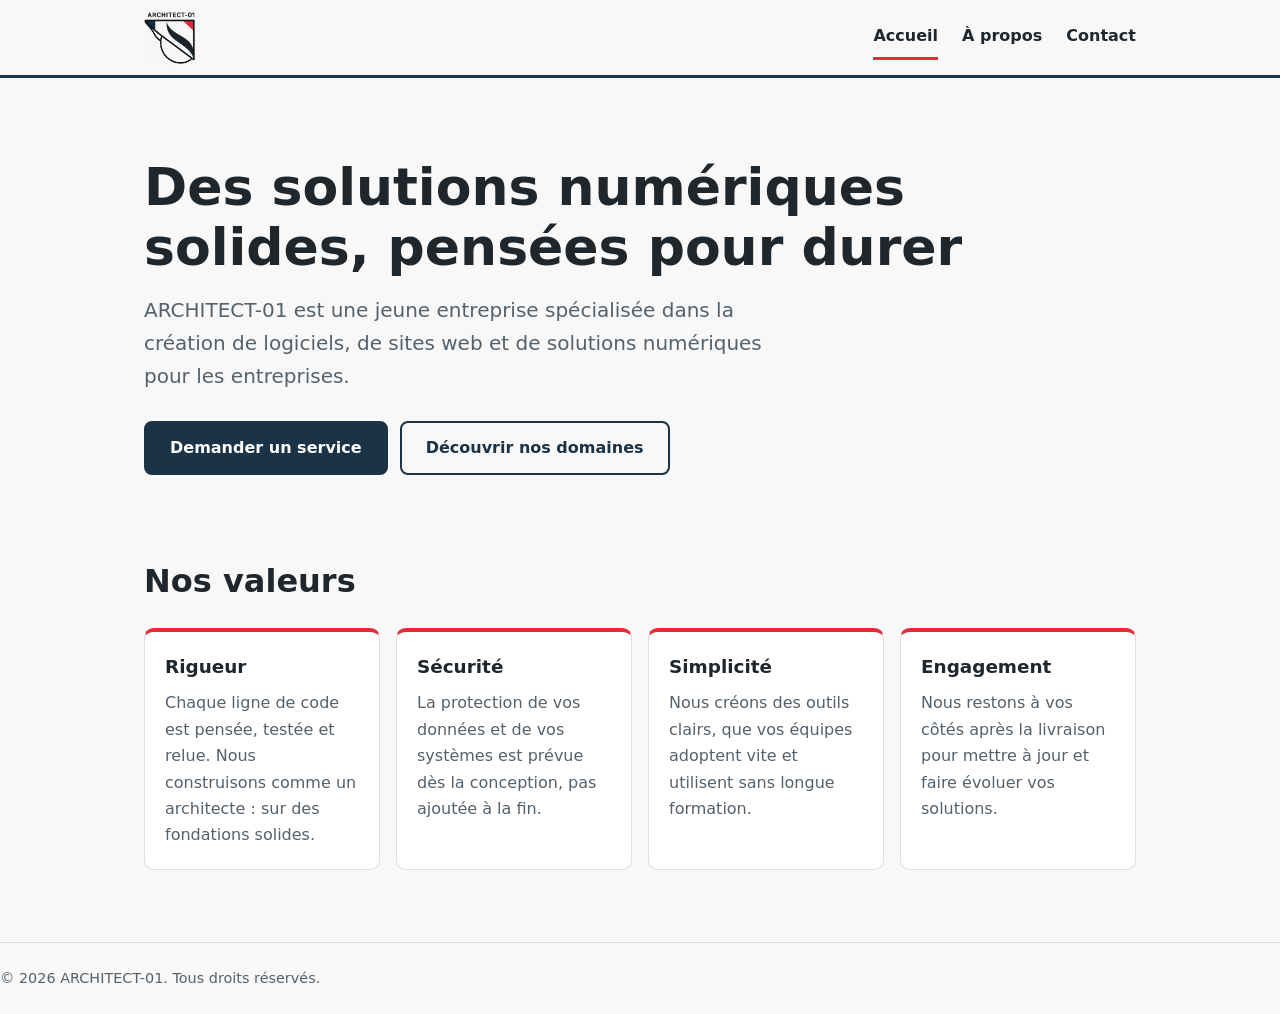
<file: index.html>
<!DOCTYPE html>
<html lang="fr">
<head>
  <meta charset="UTF-8">
  <meta name="viewport" content="width=device-width, initial-scale=1.0, viewport-fit=cover">
  <meta name="description" content="ARCHITECT-01 crée des logiciels, des sites web et des solutions numériques pour les entreprises.">
  <meta name="theme-color" content="#1b3347">
  <title>ARCHITECT-01 – Solutions numériques pour les entreprises</title>
  <link rel="icon" href="logo.png">
  <link rel="stylesheet" href="style.css">
</head>

<body>

  <header class="entete">
    <nav class="menu centre" aria-label="Navigation principale">
      <a href="index.html" class="logo"><img src="logo.png" alt="ARCHITECT-01, accueil"></a>
      <div class="liens">
        <a href="index.html" aria-current="page">Accueil</a>
        <a href="a-propos.html">À propos</a>
        <a href="contact.html">Contact</a>
      </div>
    </nav>
  </header>

  <main>
    <section class="accueil centre">
      <h1>Des solutions numériques solides, pensées pour durer</h1>
      <p class="intro">
        ARCHITECT-01 est une jeune entreprise spécialisée dans la création de
        logiciels, de sites web et de solutions numériques pour les entreprises.
      </p>
      <div class="boutons">
        <a href="contact.html" class="bouton bouton-principal">Demander un service</a>
        <a href="domaines.html" class="bouton bouton-secondaire">Découvrir nos domaines</a>
      </div>
    </section>

    <section class="section centre">
      <h2>Nos valeurs</h2>
      <div class="grille grille-4">
        <article class="carte">
          <h3>Rigueur</h3>
          <p>Chaque ligne de code est pensée, testée et relue. Nous construisons comme un architecte : sur des fondations solides.</p>
        </article>
        <article class="carte">
          <h3>Sécurité</h3>
          <p>La protection de vos données et de vos systèmes est prévue dès la conception, pas ajoutée à la fin.</p>
        </article>
        <article class="carte">
          <h3>Simplicité</h3>
          <p>Nous créons des outils clairs, que vos équipes adoptent vite et utilisent sans longue formation.</p>
        </article>
        <article class="carte">
          <h3>Engagement</h3>
          <p>Nous restons à vos côtés après la livraison pour mettre à jour et faire évoluer vos solutions.</p>
        </article>
      </div>
    </section>
  </main>

  <footer class="pied">
    <p class="centre">© 2026 ARCHITECT-01. Tous droits réservés.</p>
  </footer>

</body>
</html>
</file>
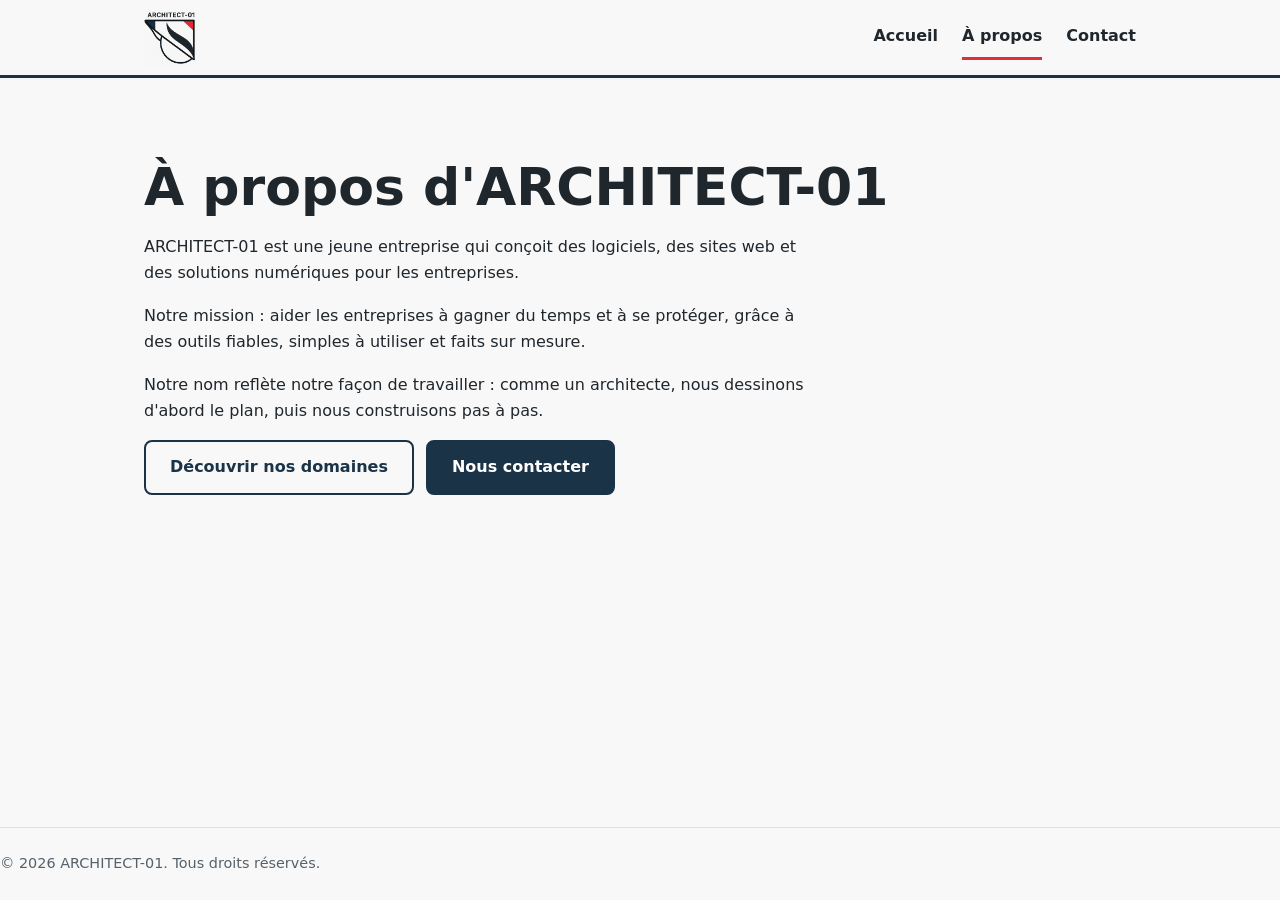
<file: a-propos.html>
<!DOCTYPE html>
<html lang="fr">
<head>
  <meta charset="UTF-8">
  <meta name="viewport" content="width=device-width, initial-scale=1.0, viewport-fit=cover">
  <meta name="description" content="Découvrez ARCHITECT-01, son histoire et sa mission.">
  <meta name="theme-color" content="#1b3347">
  <title>À propos – ARCHITECT-01</title>
  <link rel="icon" href="logo.png">
  <link rel="stylesheet" href="style.css">
</head>

<body>

  <header class="entete">
    <nav class="menu centre" aria-label="Navigation principale">
      <a href="index.html" class="logo"><img src="logo.png" alt="ARCHITECT-01, accueil"></a>
      <div class="liens">
        <a href="index.html">Accueil</a>
        <a href="a-propos.html" aria-current="page">À propos</a>
        <a href="contact.html">Contact</a>
      </div>
    </nav>
  </header>

  <main>
    <section class="accueil centre">
      <h1>À propos d'ARCHITECT-01</h1>
      <div class="texte">
        <p>
          ARCHITECT-01 est une jeune entreprise qui conçoit des logiciels, des sites web
          et des solutions numériques pour les entreprises.
        </p>
        <p>
          Notre mission : aider les entreprises à gagner du temps et à se protéger,
          grâce à des outils fiables, simples à utiliser et faits sur mesure.
        </p>
        <p>
          Notre nom reflète notre façon de travailler : comme un architecte, nous
          dessinons d'abord le plan, puis nous construisons pas à pas.
        </p>
      </div>
      <div class="boutons">
        <a href="domaines.html" class="bouton bouton-secondaire">Découvrir nos domaines</a>
        <a href="contact.html" class="bouton bouton-principal">Nous contacter</a>
      </div>
    </section>
  </main>

  <footer class="pied">
    <p class="centre">© 2026 ARCHITECT-01. Tous droits réservés.</p>
  </footer>

</body>
</html>
</file>
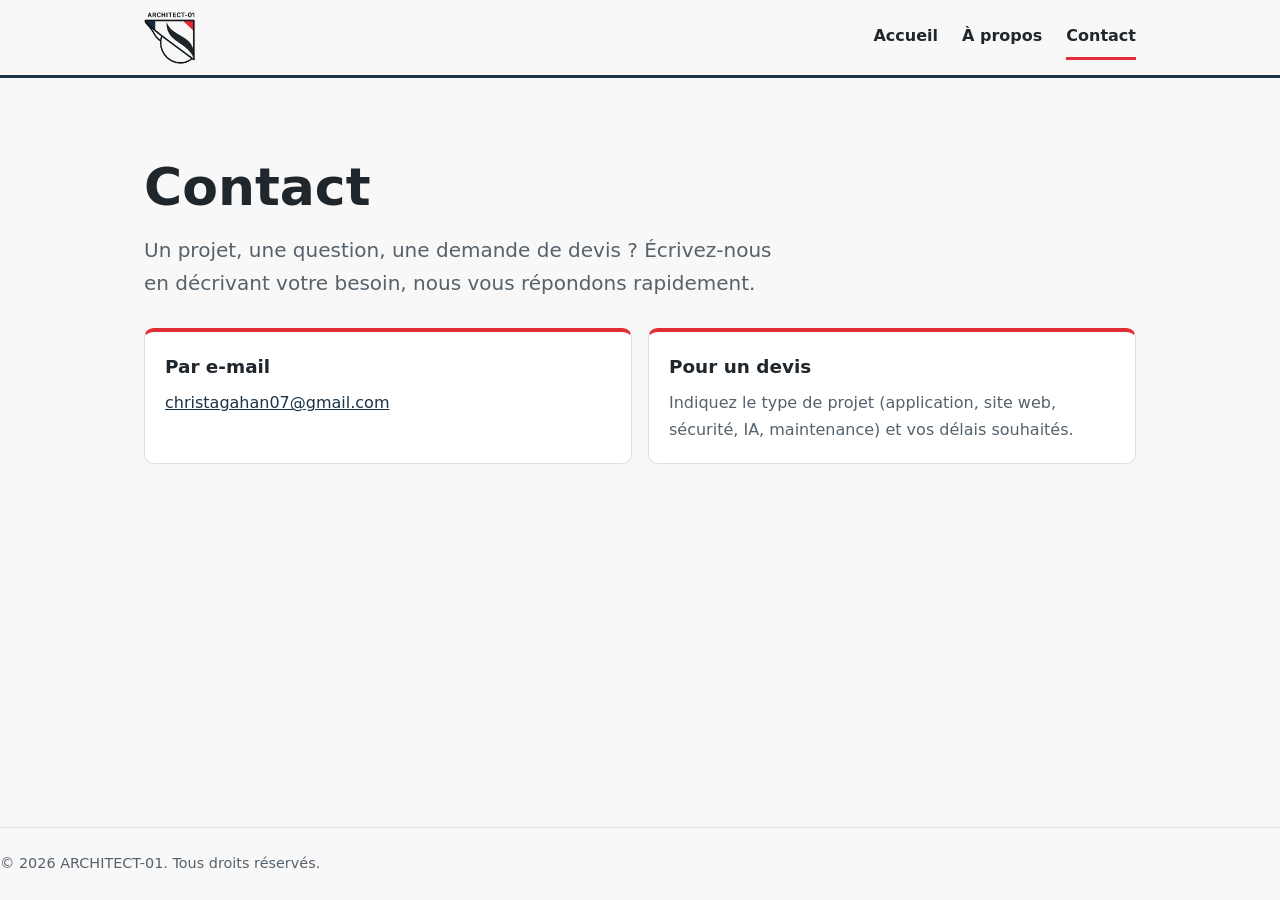
<file: contact.html>
<!DOCTYPE html>
<html lang="fr">
<head>
  <meta charset="UTF-8">
  <meta name="viewport" content="width=device-width, initial-scale=1.0, viewport-fit=cover">
  <meta name="description" content="Contactez ARCHITECT-01 pour demander un service ou un devis.">
  <meta name="theme-color" content="#1b3347">
  <title>Contact – ARCHITECT-01</title>
  <link rel="icon" href="logo.png">
  <link rel="stylesheet" href="style.css">
</head>

<body>

  <header class="entete">
    <nav class="menu centre" aria-label="Navigation principale">
      <a href="index.html" class="logo"><img src="logo.png" alt="ARCHITECT-01, accueil"></a>
      <div class="liens">
        <a href="index.html">Accueil</a>
        <a href="a-propos.html">À propos</a>
        <a href="contact.html" aria-current="page">Contact</a>
      </div>
    </nav>
  </header>

  <main>
    <section class="accueil centre">
      <h1>Contact</h1>
      <p class="intro">
        Un projet, une question, une demande de devis ? Écrivez-nous en
        décrivant votre besoin, nous vous répondons rapidement.
      </p>

      <div class="grille">
        <article class="carte">
          <h3>Par e-mail</h3>
          <!-- À REMPLACER par ta vraie adresse e-mail (2 endroits sur cette ligne) -->
          <p><a href="mailto:christagahan07@gmail.com">christagahan07@gmail.com</a></p>
        </article>
        <article class="carte">
          <h3>Pour un devis</h3>
          <p>Indiquez le type de projet (application, site web, sécurité, IA, maintenance) et vos délais souhaités.</p>
        </article>
      </div>
    </section>
  </main>

  <footer class="pied">
    <p class="centre">© 2026 ARCHITECT-01. Tous droits réservés.</p>
  </footer>

</body>
</html>
</file>
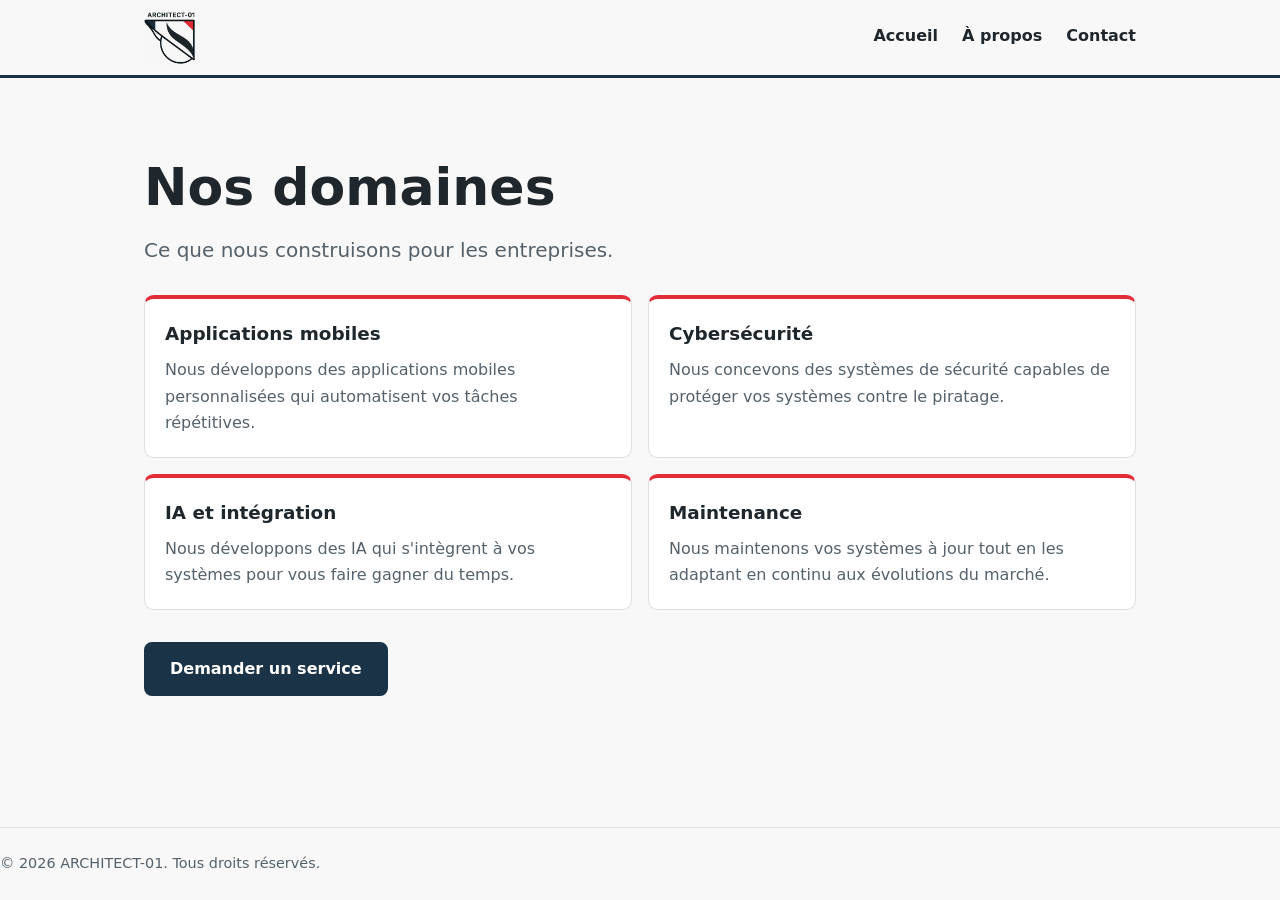
<file: domaines.html>
<!DOCTYPE html>
<html lang="fr">
<head>
  <meta charset="UTF-8">
  <meta name="viewport" content="width=device-width, initial-scale=1.0, viewport-fit=cover">
  <meta name="description" content="Applications mobiles, cybersécurité, IA et maintenance : les domaines d'ARCHITECT-01.">
  <meta name="theme-color" content="#1b3347">
  <title>Nos domaines – ARCHITECT-01</title>
  <link rel="icon" href="logo.png">
  <link rel="stylesheet" href="style.css">
</head>

<body>

  <header class="entete">
    <nav class="menu centre" aria-label="Navigation principale">
      <a href="index.html" class="logo"><img src="logo.png" alt="ARCHITECT-01, accueil"></a>
      <div class="liens">
        <a href="index.html">Accueil</a>
        <a href="a-propos.html">À propos</a>
        <a href="contact.html">Contact</a>
      </div>
    </nav>
  </header>

  <main>
    <section class="accueil centre">
      <h1>Nos domaines</h1>
      <p class="intro">Ce que nous construisons pour les entreprises.</p>

      <div class="grille">
        <article class="carte">
          <h3>Applications mobiles</h3>
          <p>Nous développons des applications mobiles personnalisées qui automatisent vos tâches répétitives.</p>
        </article>
        <article class="carte">
          <h3>Cybersécurité</h3>
          <p>Nous concevons des systèmes de sécurité capables de protéger vos systèmes contre le piratage.</p>
        </article>
        <article class="carte">
          <h3>IA et intégration</h3>
          <p>Nous développons des IA qui s'intègrent à vos systèmes pour vous faire gagner du temps.</p>
        </article>
        <article class="carte">
          <h3>Maintenance</h3>
          <p>Nous maintenons vos systèmes à jour tout en les adaptant en continu aux évolutions du marché.</p>
        </article>
      </div>

      <div class="boutons" style="margin-top:2rem">
        <a href="contact.html" class="bouton bouton-principal">Demander un service</a>
      </div>
    </section>
  </main>

  <footer class="pied">
    <p class="centre">© 2026 ARCHITECT-01. Tous droits réservés.</p>
  </footer>

</body>
</html>
</file>
<file: style.css>
:root {
  --bleu: #1b3347;      /* bleu marine du logo */
  --bleu-fonce: #11222f;
  --rouge: #e22c38;     /* rouge du logo */
  --encre: #1f262c;     /* noir du logo */
  --fond: #f8f8f8;      /* fond du logo (l'en-tête s'y fond) */
  --carte: #ffffff;
  --doux: #55616b;
  --bordure: #dcdfe3;
  --largeur: 62rem;
  --marge: 1.25rem;
}

/* 2. BASE */
*, *::before, *::after { box-sizing: border-box; }
html { -webkit-text-size-adjust: 100%; scroll-behavior: smooth; }

body {
  margin: 0;
  min-height: 100vh;
  min-height: 100dvh;
  display: flex;
  flex-direction: column;
  font-family: system-ui, -apple-system, "Segoe UI", Roboto, sans-serif;
  line-height: 1.65;
  color: var(--encre);
  background: var(--fond);
}

main { flex: 1; }
a { color: var(--bleu); }

.centre {                       /* centre le contenu avec des marges */
  width: min(100% - 2 * var(--marge), var(--largeur));
  margin-inline: auto;
}

/* 3. EN-TÊTE : logo à gauche, menu à droite */
.entete {
  background: var(--fond);
  border-bottom: 3px solid var(--bleu);
  padding-top: env(safe-area-inset-top);
}

.menu {
  display: flex;
  flex-wrap: wrap;
  align-items: center;
  justify-content: space-between;
  gap: .5rem 1.5rem;
  padding-block: .6rem;
}

.logo img { display: block; height: 3.5rem; width: auto; }

.liens { display: flex; flex-wrap: wrap; gap: .25rem 1.5rem; }

.liens a {
  padding: .5rem 0;
  color: var(--encre);
  font-weight: 600;
  text-decoration: none;
  border-bottom: 3px solid transparent;
}

.liens a:hover,
.liens a[aria-current="page"] { border-bottom-color: var(--rouge); }

/* 4. PAGES */
.accueil { padding-block: clamp(2.5rem, 8vw, 5rem); }

h1 {
  margin: 0 0 1rem;
  font-size: clamp(1.9rem, 6vw, 3.25rem);
  line-height: 1.15;
}

.intro {
  max-width: 40rem;             /* lignes courtes = texte lisible */
  margin: 0 0 1.75rem;
  font-size: clamp(1.05rem, 2.5vw, 1.25rem);
  color: var(--doux);
}

.section { padding-bottom: clamp(2.5rem, 8vw, 4.5rem); }

h2 {
  margin: 0 0 1.25rem;
  font-size: clamp(1.4rem, 4vw, 2rem);
}

.texte { max-width: 42rem; }
.texte p { margin: 0 0 1rem; }

/* 5. BOUTONS */
.boutons { display: flex; flex-wrap: wrap; gap: .75rem; }

.bouton {
  display: inline-flex;
  align-items: center;
  justify-content: center;
  min-height: 2.75rem;
  padding: .75rem 1.5rem;
  border: 2px solid var(--bleu);
  border-radius: .5rem;
  font-weight: 600;
  text-decoration: none;
}

.bouton-principal { background: var(--bleu); color: #fff; }
.bouton-principal:hover { background: var(--bleu-fonce); border-color: var(--bleu-fonce); }
.bouton-secondaire { background: transparent; color: var(--bleu); }
.bouton-secondaire:hover { background: var(--bleu); color: #fff; }

@media (max-width: 30rem) { .bouton { width: 100%; } }

/* 6. CARTES (valeurs, domaines, contact) */
.grille { display: grid; grid-template-columns: 1fr; gap: 1rem; }

.carte {
  padding: 1.25rem;
  background: var(--carte);
  border: 1px solid var(--bordure);
  border-top: 4px solid var(--rouge);
  border-radius: .6rem;
}

.carte h3 { margin: 0 0 .5rem; font-size: 1.15rem; }
.carte p { margin: 0; color: var(--doux); }

/* 7. PIED DE PAGE */
.pied {
  padding: 1.5rem 0 calc(1.5rem + env(safe-area-inset-bottom));
  border-top: 1px solid var(--bordure);
  font-size: .9rem;
  color: var(--doux);
}

.pied p { margin: 0; }

/* 8. TABLETTE ET ORDINATEUR */
@media (min-width: 40rem) { .grille { grid-template-columns: repeat(2, 1fr); } }
@media (min-width: 64rem) { .grille-4 { grid-template-columns: repeat(4, 1fr); } }

/* 9. ACCESSIBILITÉ */
a:focus-visible { outline: 3px solid var(--rouge); outline-offset: 3px; }
@media (prefers-reduced-motion: reduce) { html { scroll-behavior: auto; } }
</file>
